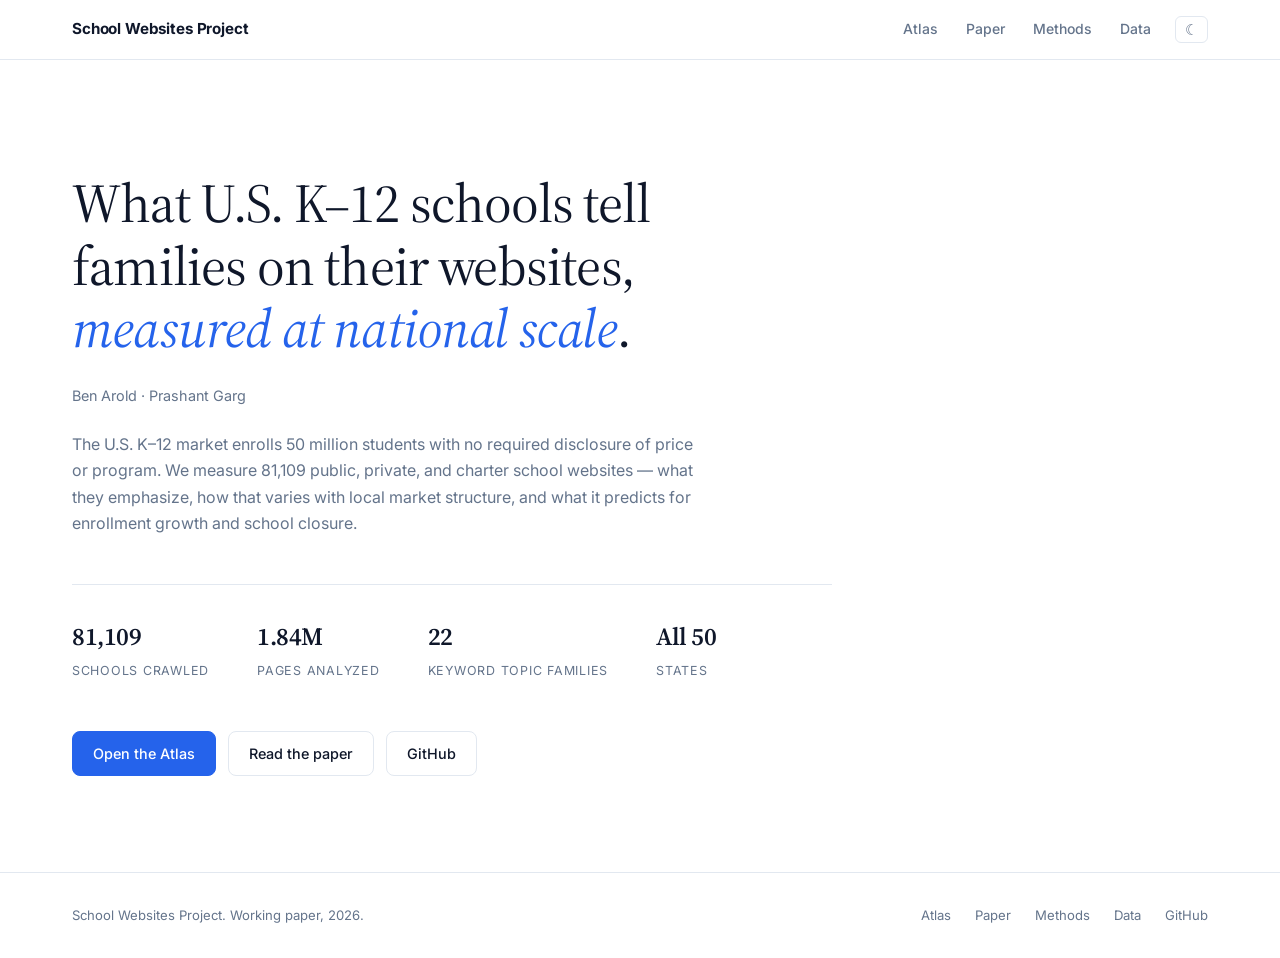
<file: index.html>
<!DOCTYPE html>
<html lang="en" data-theme="light">
<head>
  <meta charset="UTF-8" />
  <meta name="viewport" content="width=device-width, initial-scale=1.0" />
  <title>What Schools Tell Families &mdash; School Websites Project</title>
  <meta name="description" content="A national measurement of U.S. K-12 school-website content. 81,109 schools, 940,000 pages, deterministic keyword and structural features." />
  <link rel="stylesheet" href="css/style.css" />
  <script src="js/main.js" defer></script>
  <style>
    .home-hero { padding: 7rem 0 6rem; max-width: 760px; }
    .home-hero h1 {
      font-family: var(--font-serif);
      font-weight: 400;
      font-size: clamp(2rem, 4.8vw, 3.4rem);
      line-height: 1.15;
      letter-spacing: -0.015em;
      margin-bottom: 1.5rem;
    }
    .home-hero h1 em { font-style: italic; color: var(--primary-light); }
    .home-hero p.lead {
      font-size: 1rem;
      color: var(--text-muted);
      line-height: 1.65;
      max-width: 640px;
    }
    .scale-row {
      display: flex;
      gap: 3rem;
      margin-top: 3rem;
      padding-top: 2rem;
      border-top: 1px solid var(--border);
      flex-wrap: wrap;
    }
    .scale-item .scale-num {
      font-family: var(--font-serif);
      font-size: 1.55rem;
      font-weight: 600;
      letter-spacing: -0.02em;
      display: block;
    }
    .scale-item .scale-label {
      font-size: 0.78rem;
      color: var(--text-muted);
      text-transform: uppercase;
      letter-spacing: 0.06em;
      margin-top: 0.2rem;
    }
    .home-actions {
      margin-top: 3rem;
      display: flex;
      gap: 0.75rem;
      flex-wrap: wrap;
    }
    .home-actions a {
      font-size: 0.9rem;
      font-weight: 500;
      padding: 0.625rem 1.25rem;
      border-radius: var(--radius);
      border: 1px solid var(--border);
      color: var(--text);
      text-decoration: none;
      transition: border-color var(--transition), color var(--transition);
    }
    .home-actions a:hover { border-color: var(--primary-light); color: var(--primary-light); }
    .home-actions a.primary {
      background: var(--primary-light);
      color: #fff;
      border-color: var(--primary-light);
    }
    .home-actions a.primary:hover { background: var(--primary-hover); border-color: var(--primary-hover); }
  </style>
</head>
<body>

<nav>
  <div class="nav-inner">
    <div class="nav-brand">
      <a href="index.html">School Websites Project</a>
    </div>
    <div class="nav-links">
      <a href="atlas.html">Atlas</a>
      <a href="paper.html">Paper</a>
      <a href="methods.html">Methods</a>
      <a href="data.html">Data</a>
      <button id="theme-toggle" title="Toggle theme">&#x263E;</button>
    </div>
  </div>
</nav>

<div class="container">
  <div class="home-hero">
    <h1>What U.S. K&ndash;12 schools tell families on their websites, <em>measured at national scale</em>.</h1>

    <p class="byline" style="font-size: 0.9rem; color: var(--text-muted); margin-bottom: 1.5rem;">
      Ben Arold &middot; Prashant Garg
    </p>

    <p class="lead">
      The U.S. K&ndash;12 market enrolls 50 million students with no required disclosure
      of price or program. We measure 81,109 public, private, and charter
      school websites &mdash; what they emphasize, how that varies with local market
      structure, and what it predicts for enrollment growth and school closure.
    </p>

    <div class="scale-row">
      <div class="scale-item">
        <span class="scale-num">81,109</span>
        <span class="scale-label">Schools crawled</span>
      </div>
      <div class="scale-item">
        <span class="scale-num">1.84M</span>
        <span class="scale-label">Pages analyzed</span>
      </div>
      <div class="scale-item">
        <span class="scale-num">22</span>
        <span class="scale-label">Keyword topic families</span>
      </div>
      <div class="scale-item">
        <span class="scale-num">All 50</span>
        <span class="scale-label">States</span>
      </div>
    </div>

    <div class="home-actions">
      <a href="atlas.html" class="primary">Open the Atlas</a>
      <a href="paper.html">Read the paper</a>
      <a href="https://github.com/prashgarg/school_websites" target="_blank" rel="noopener">GitHub</a>
    </div>
  </div>
</div>

<footer>
  <div class="footer-inner">
    <span class="footer-copy">School Websites Project. Working paper, 2026.</span>
    <div class="footer-links">
      <a href="atlas.html">Atlas</a>
      <a href="paper.html">Paper</a>
      <a href="methods.html">Methods</a>
      <a href="data.html">Data</a>
      <a href="https://github.com/prashgarg/school_websites" target="_blank" rel="noopener">GitHub</a>
    </div>
  </div>
</footer>

</body>
</html>
</file>
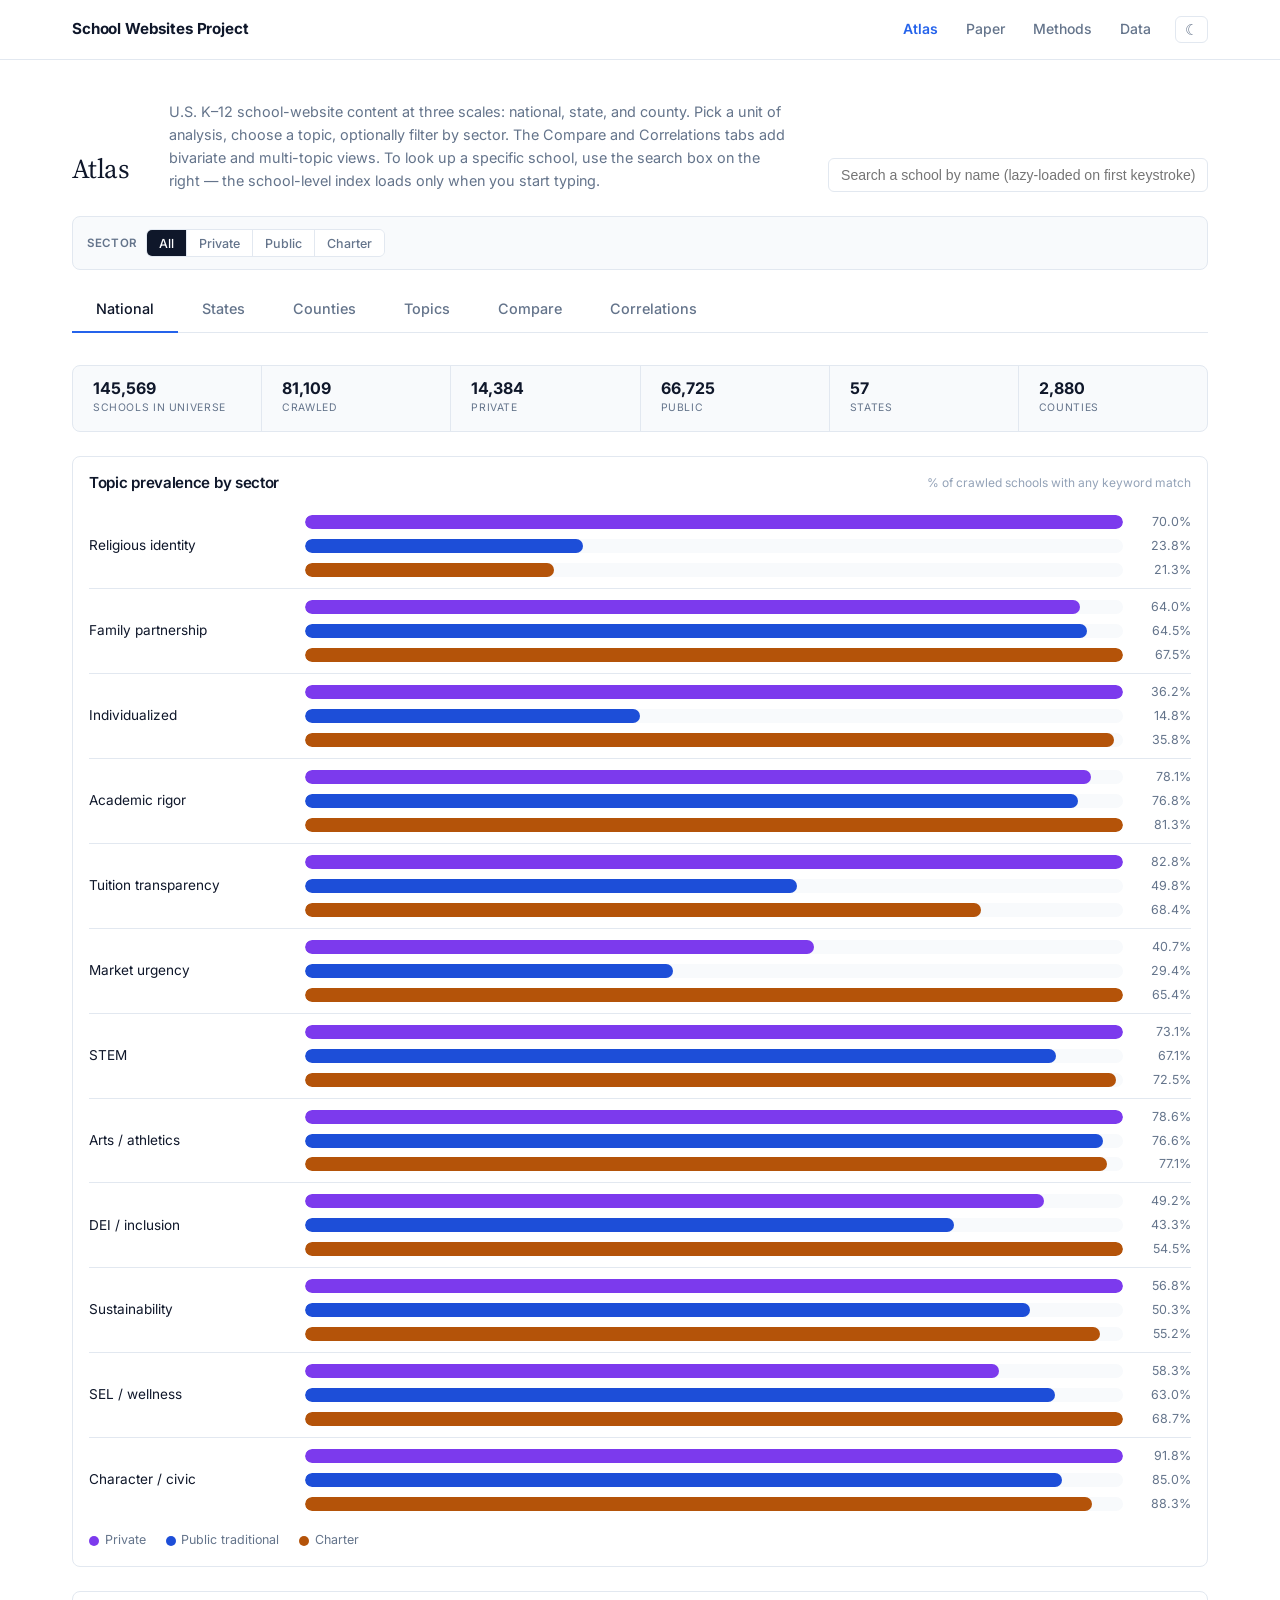
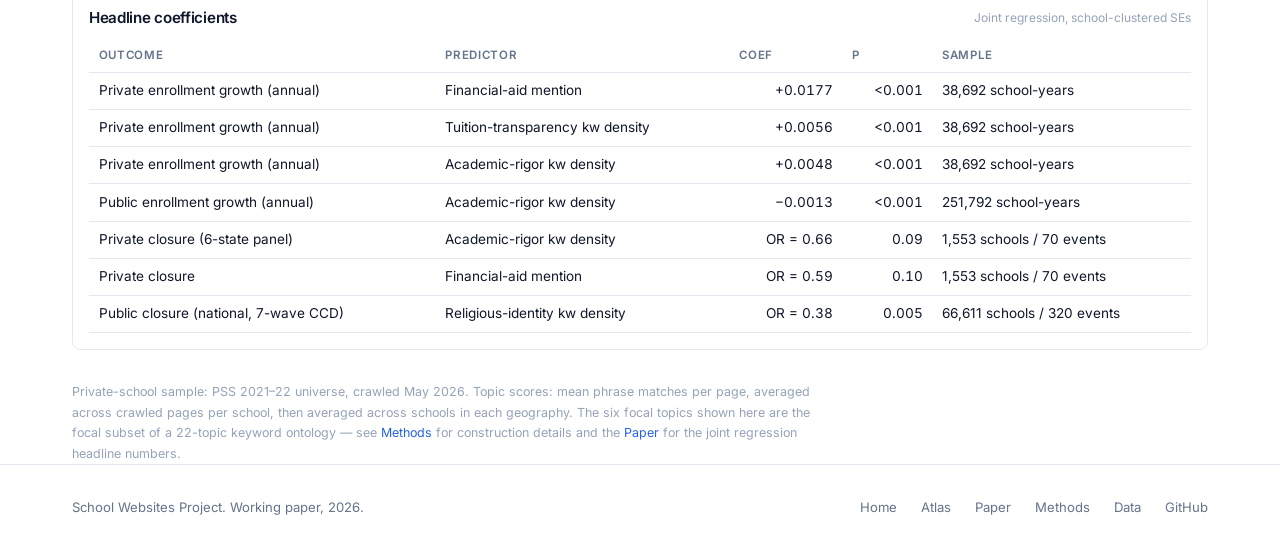
<file: atlas.html>
<!DOCTYPE html>
<html lang="en" data-theme="light">
<head>
  <meta charset="UTF-8" />
  <meta name="viewport" content="width=device-width, initial-scale=1.0" />
  <title>Atlas &mdash; School Websites Project</title>
  <meta name="description" content="Interactive atlas: U.S. K-12 school-website content measured across topics, states, and counties." />
  <link rel="stylesheet" href="css/style.css" />
  <script src="js/main.js" defer></script>
  <script src="https://cdn.plot.ly/plotly-2.35.2.min.js" charset="utf-8"></script>
  <style>
    /* ── Atlas-specific layout ─────────────────────────────── */
    .atlas-header {
      padding: 2.5rem 0 1.5rem;
    }
    .atlas-header h1 {
      font-family: var(--font-serif);
      font-weight: 400;
      font-size: 1.7rem;
      letter-spacing: -0.02em;
      margin-bottom: 0.4rem;
    }
    .atlas-header p {
      color: var(--text-muted);
      font-size: 0.9rem;
      max-width: 620px;
    }
    .atlas-header {
      display: flex;
      justify-content: space-between;
      align-items: flex-end;
      gap: 2rem;
      flex-wrap: wrap;
    }
    .atlas-header > p { flex: 1 1 480px; }
    .atlas-search {
      flex: 0 0 320px;
      max-width: 360px;
    }
    .atlas-search input {
      width: 100%;
      padding: 0.55rem 0.85rem;
      font-size: 0.88rem;
      border: 1px solid var(--border);
      border-radius: 6px;
      background: var(--bg);
      color: var(--text);
    }

    /* Unit-of-analysis tabs */
    .unit-tabs {
      display: flex;
      gap: 0;
      border-bottom: 1px solid var(--border);
      margin-bottom: 2rem;
      flex-wrap: wrap;
    }
    .unit-tab {
      padding: 0.875rem 1.5rem;
      font-size: 0.9rem;
      font-weight: 500;
      color: var(--text-muted);
      cursor: pointer;
      background: none;
      border: none;
      border-bottom: 2px solid transparent;
      margin-bottom: -1px;
      transition: color var(--transition), border-color var(--transition);
    }
    .unit-tab:hover { color: var(--text); }
    .unit-tab.active {
      color: var(--text);
      border-bottom-color: var(--primary-light);
    }

    /* Topic chooser */
    .topic-row {
      display: flex;
      gap: 0.5rem;
      flex-wrap: wrap;
      margin-bottom: 1.5rem;
    }
    .topic-chip {
      padding: 0.4rem 0.875rem;
      font-size: 0.78rem;
      font-weight: 500;
      border-radius: 100px;
      border: 1px solid var(--border);
      background: var(--bg);
      color: var(--text-muted);
      cursor: pointer;
      transition: all var(--transition);
    }
    .topic-chip:hover { border-color: var(--primary-light); color: var(--text); }
    .topic-chip.active {
      background: var(--text);
      color: var(--bg);
      border-color: var(--text);
    }

    /* Panels */
    .unit-panel { display: none; }
    .unit-panel.active { display: block; }

    /* ── National panel ──────────────────────────────────── */
    .nat-grid {
      display: grid;
      grid-template-columns: repeat(auto-fit, minmax(220px, 1fr));
      gap: 1rem;
      margin-bottom: 2rem;
    }
    .nat-card {
      border: 1px solid var(--border);
      border-radius: var(--radius);
      padding: 1.25rem;
      background: var(--bg-card);
    }
    .nat-card .nat-num {
      font-family: var(--font-serif);
      font-size: 1.6rem;
      font-weight: 600;
      letter-spacing: -0.02em;
      line-height: 1;
    }
    .nat-card .nat-label {
      font-size: 0.78rem;
      color: var(--text-muted);
      margin-top: 0.4rem;
      line-height: 1.4;
    }

    /* Sector breakdown bars */
    .sector-bar-row {
      display: grid;
      grid-template-columns: 200px 1fr;
      gap: 1rem;
      align-items: center;
      padding: 0.5rem 0;
      border-bottom: 1px solid var(--border);
    }
    .sector-bar-row:last-child { border-bottom: none; }
    .sector-bar-row .lbl { font-size: 0.85rem; }
    .sector-bar-row .bar-wrap {
      display: flex;
      gap: 0.5rem;
      align-items: center;
    }
    .sector-bar-row .bar {
      flex: 1;
      height: 14px;
      background: var(--bg-secondary);
      border-radius: 100px;
      position: relative;
      overflow: hidden;
    }
    .sector-bar-row .bar-fill {
      position: absolute;
      left: 0; top: 0; bottom: 0;
      background: var(--primary-light);
      border-radius: 100px;
    }
    .sector-bar-row .bar-fill.priv  { background: #7c3aed; }
    .sector-bar-row .bar-fill.pub   { background: #1d4ed8; }
    .sector-bar-row .bar-fill.chart { background: #b45309; }
    .sector-bar-row .val { font-size: 0.78rem; color: var(--text-muted); width: 60px; text-align: right; }

    .legend-row {
      display: flex; gap: 1.25rem; margin-top: 0.5rem;
      font-size: 0.78rem; color: var(--text-muted);
    }
    .legend-dot {
      display: inline-block; width: 10px; height: 10px;
      border-radius: 100px; margin-right: 0.35rem; vertical-align: middle;
    }

    /* ── Map ──────────────────────────────────────────── */
    .map-card {
      border: 1px solid var(--border);
      border-radius: var(--radius);
      padding: 1rem;
      background: var(--bg-card);
    }
    .map-container { width: 100%; height: 440px; }
    .map-meta {
      display: flex; justify-content: space-between; align-items: center;
      margin-bottom: 0.75rem; flex-wrap: wrap; gap: 0.5rem;
    }
    .map-meta h3 { font-size: 0.95rem; font-weight: 600; }
    .map-meta .meta-note { font-size: 0.75rem; color: var(--text-light); }

    /* Ranking table */
    .rank-table { width: 100%; border-collapse: collapse; font-size: 0.85rem; }
    .rank-table th, .rank-table td {
      padding: 0.45rem 0.6rem;
      text-align: left;
      border-bottom: 1px solid var(--border);
    }
    .rank-table th {
      font-size: 0.72rem; text-transform: uppercase; letter-spacing: 0.06em;
      color: var(--text-muted); font-weight: 600;
      position: sticky; top: 0; background: var(--bg);
    }
    .rank-table td.num { text-align: right; font-variant-numeric: tabular-nums; }
    .rank-table tr:hover { background: var(--bg-secondary); }
    .rank-table tr.clickable { cursor: pointer; }

    .grid-two {
      display: grid;
      grid-template-columns: 1.4fr 1fr;
      gap: 1.25rem;
      align-items: start;
    }
    @media (max-width: 800px) { .grid-two { grid-template-columns: 1fr; } }
    .table-wrap { max-height: 440px; overflow-y: auto; border: 1px solid var(--border); border-radius: var(--radius); }

    /* Topics small multiples */
    .topics-grid {
      display: grid;
      grid-template-columns: repeat(auto-fit, minmax(360px, 1fr));
      gap: 1rem;
    }
    .topic-card {
      border: 1px solid var(--border);
      border-radius: var(--radius);
      padding: 1rem;
      background: var(--bg-card);
    }
    .topic-card .tc-title { font-weight: 600; font-size: 0.95rem; margin-bottom: 0.35rem; }
    .topic-card .tc-sub { font-size: 0.78rem; color: var(--text-muted); margin-bottom: 0.75rem; }
    .topic-card .tc-map { height: 220px; }

    /* State profile (click into a state) */
    .state-profile {
      margin-top: 1.25rem;
      border-top: 2px solid var(--primary-light);
      padding-top: 1.25rem;
      display: none;
    }
    .state-profile.open { display: block; }
    .state-profile-header {
      display: flex; justify-content: space-between; align-items: baseline;
      margin-bottom: 0.75rem;
    }
    .state-profile-header h3 { font-size: 1.05rem; font-weight: 600; }
    .state-profile-header button {
      font-size: 0.78rem; color: var(--text-muted);
      background: none; border: 1px solid var(--border);
      padding: 0.3rem 0.7rem; border-radius: 6px; cursor: pointer;
    }
    .state-profile-chart { height: 240px; }

    /* Coverage strip */
    .cov-strip {
      display: flex; gap: 0; flex-wrap: wrap;
      background: var(--bg-secondary);
      border: 1px solid var(--border);
      border-radius: var(--radius);
      margin-bottom: 1.5rem;
      overflow: hidden;
    }
    .cov-item {
      padding: 0.875rem 1.25rem;
      flex: 1;
      min-width: 110px;
      border-right: 1px solid var(--border);
    }
    .cov-item:last-child { border-right: none; }
    .cov-item .cv-num { font-size: 1rem; font-weight: 700; line-height: 1; }
    .cov-item .cv-lab { font-size: 0.65rem; text-transform: uppercase; letter-spacing: 0.06em; color: var(--text-muted); margin-top: 4px; }

    .help-text { font-size: 0.78rem; color: var(--text-light); margin-top: 1rem; max-width: 760px; line-height: 1.65; }

    /* ── Global controls (sector toggle + scale toggle) ──── */
    .global-controls {
      display: flex;
      gap: 1.5rem;
      flex-wrap: wrap;
      align-items: center;
      margin-bottom: 1rem;
      padding: 0.75rem 0.875rem;
      background: var(--bg-secondary);
      border: 1px solid var(--border);
      border-radius: var(--radius);
    }
    .control-group { display: flex; gap: 0.5rem; align-items: center; flex-wrap: wrap; }
    .control-label {
      font-size: 0.72rem;
      text-transform: uppercase;
      letter-spacing: 0.06em;
      color: var(--text-muted);
      font-weight: 600;
    }
    .sector-toggle { display: inline-flex; border: 1px solid var(--border); border-radius: 6px; overflow: hidden; }
    .seg-btn {
      padding: 0.35rem 0.75rem;
      font-size: 0.78rem;
      font-weight: 500;
      background: var(--bg);
      color: var(--text-muted);
      border: none;
      border-right: 1px solid var(--border);
      cursor: pointer;
      transition: background var(--transition), color var(--transition);
    }
    .seg-btn:last-child { border-right: none; }
    .seg-btn:hover { color: var(--text); }
    .seg-btn.active { background: var(--text); color: var(--bg); }
    .sector-note { font-size: 0.72rem; color: var(--text-light); margin-left: 0.5rem; }

    /* ── Schools panel ───────────────────────────────────── */
    .schools-toolbar {
      display: flex;
      gap: 0.75rem;
      align-items: center;
      margin-bottom: 0.75rem;
      flex-wrap: wrap;
    }
    .search-wrap { position: relative; flex: 1; min-width: 240px; max-width: 380px; }
    .search-wrap input {
      width: 100%;
      padding: 0.5rem 0.75rem;
      font-size: 0.88rem;
      border: 1px solid var(--border);
      border-radius: 6px;
      background: var(--bg);
      color: var(--text);
    }
    .search-results {
      position: absolute;
      top: 100%;
      left: 0;
      right: 0;
      background: var(--bg-card);
      border: 1px solid var(--border);
      border-radius: 6px;
      max-height: 260px;
      overflow-y: auto;
      z-index: 50;
      margin-top: 4px;
      display: none;
    }
    .search-results.open { display: block; }
    .search-results .sr-item {
      padding: 0.5rem 0.75rem;
      font-size: 0.85rem;
      cursor: pointer;
      border-bottom: 1px solid var(--border);
    }
    .search-results .sr-item:last-child { border-bottom: none; }
    .search-results .sr-item:hover { background: var(--bg-secondary); }
    .school-profile-card {
      margin-top: 1.25rem;
      padding: 1rem 1.25rem;
      border: 1px solid var(--primary-light);
      border-radius: var(--radius);
      background: var(--bg-card);
      display: none;
    }
    .school-profile-card.open { display: block; }
    .spc-head { display: flex; justify-content: space-between; align-items: baseline; flex-wrap: wrap; gap: 0.5rem; margin-bottom: 0.75rem; }
    .spc-head h4 { font-size: 1rem; font-weight: 600; }
    .spc-meta { font-size: 0.78rem; color: var(--text-muted); }
    .spc-close { font-size: 0.75rem; color: var(--text-muted); background: none; border: 1px solid var(--border); padding: 0.25rem 0.6rem; border-radius: 6px; cursor: pointer; }
    .spc-chart { height: 220px; }

    /* ── Compare panel (bivariate) ───────────────────────── */
    .bivariate-row { display: flex; gap: 1rem; flex-wrap: wrap; margin-bottom: 1rem; align-items: center; }
    .bivariate-row .group {
      display: flex; gap: 0.4rem; align-items: center;
      padding: 0.4rem 0.75rem;
      border: 1px solid var(--border);
      border-radius: 6px;
      background: var(--bg-card);
    }
    .bivariate-row select {
      border: none;
      background: transparent;
      color: var(--text);
      font-size: 0.85rem;
      padding: 0.15rem 0.3rem;
    }
    .bivariate-row .group label { font-size: 0.72rem; color: var(--text-muted); text-transform: uppercase; letter-spacing: 0.06em; }
    .bivariate-legend {
      display: grid;
      grid-template-columns: repeat(3, 18px);
      grid-template-rows: repeat(3, 18px);
      gap: 1px;
      width: max-content;
      margin-top: 0.5rem;
    }
    .bivariate-legend > div { border-radius: 2px; }
    .bivariate-legend-wrap { display: flex; gap: 1rem; align-items: center; font-size: 0.78rem; color: var(--text-muted); margin-bottom: 0.5rem; }

    /* ── Correlations panel ──────────────────────────────── */
    #corr-heatmap { height: 540px; }
  </style>
</head>
<body>

<nav>
  <div class="nav-inner">
    <div class="nav-brand">
      <a href="index.html">School Websites Project</a>
    </div>
    <div class="nav-links">
      <a href="atlas.html" class="active">Atlas</a>
      <a href="paper.html">Paper</a>
      <a href="methods.html">Methods</a>
      <a href="data.html">Data</a>
      <button id="theme-toggle" title="Toggle theme">&#x263E;</button>
    </div>
  </div>
</nav>

<div class="container">

  <div class="atlas-header">
    <h1>Atlas</h1>
    <p>U.S.&nbsp;K&ndash;12 school-website content at three scales: national,
    state, and county. Pick a unit of analysis, choose a topic, optionally
    filter by sector. The Compare and Correlations tabs add bivariate and
    multi-topic views. To look up a specific school, use the search box on
    the right &mdash; the school-level index loads only when you start typing.</p>

    <div class="search-wrap atlas-search">
      <input type="text" id="school-search" placeholder="Search a school by name (lazy-loaded on first keystroke)..." autocomplete="off" />
      <div class="search-results" id="school-search-results"></div>
    </div>
  </div>

  <!-- Global controls: sector toggle + topic chooser -->
  <div class="global-controls">
    <div class="control-group">
      <span class="control-label">Sector</span>
      <div class="sector-toggle" id="sector-toggle">
        <button class="seg-btn active" data-sector="all">All</button>
        <button class="seg-btn" data-sector="private">Private</button>
        <button class="seg-btn" data-sector="public">Public</button>
        <button class="seg-btn" data-sector="charter">Charter</button>
      </div>
      <span class="sector-note" id="sector-note"></span>
    </div>
    <div class="control-group" id="scale-group">
      <span class="control-label">Color scale</span>
      <div class="sector-toggle">
        <button class="seg-btn active" data-scale="continuous">Continuous</button>
        <button class="seg-btn" data-scale="quintile">Quintile</button>
      </div>
    </div>
  </div>

  <!-- Topic chooser (single-select; Compare panel uses its own dual selector) -->
  <div class="topic-row" id="topic-row">
    <!-- populated by atlas.js -->
  </div>

  <!-- Unit-of-analysis tabs -->
  <div class="unit-tabs" id="unit-tabs">
    <button class="unit-tab active" data-unit="national">National</button>
    <button class="unit-tab" data-unit="states">States</button>
    <button class="unit-tab" data-unit="counties">Counties</button>
    <button class="unit-tab" data-unit="topics">Topics</button>
    <button class="unit-tab" data-unit="compare">Compare</button>
    <button class="unit-tab" data-unit="correlations">Correlations</button>
  </div>

  <!-- Floating school profile card (populated by search) -->
  <div class="school-profile-card" id="school-profile-card">
    <div class="spc-head">
      <div>
        <h4 id="spc-name">&mdash;</h4>
        <div class="spc-meta" id="spc-meta">&mdash;</div>
      </div>
      <button class="spc-close" id="spc-close">Close</button>
    </div>
    <div class="spc-chart" id="spc-chart" style="height: 240px;"></div>
  </div>

  <!-- ── National panel ──────────────────────────────── -->
  <div class="unit-panel active" id="panel-national">
    <div class="cov-strip">
      <div class="cov-item"><div class="cv-num" id="cv-total">&mdash;</div><div class="cv-lab">Schools in universe</div></div>
      <div class="cov-item"><div class="cv-num" id="cv-crawled">&mdash;</div><div class="cv-lab">Crawled</div></div>
      <div class="cov-item"><div class="cv-num" id="cv-private">&mdash;</div><div class="cv-lab">Private</div></div>
      <div class="cov-item"><div class="cv-num" id="cv-public">&mdash;</div><div class="cv-lab">Public</div></div>
      <div class="cov-item"><div class="cv-num" id="cv-states">&mdash;</div><div class="cv-lab">States</div></div>
      <div class="cov-item"><div class="cv-num" id="cv-counties">&mdash;</div><div class="cv-lab">Counties</div></div>
    </div>

    <div class="map-card" style="margin-bottom: 1.5rem;">
      <div class="map-meta">
        <h3 id="nat-bd-title">Topic prevalence by sector</h3>
        <span class="meta-note">% of crawled schools with any keyword match</span>
      </div>
      <div id="nat-sector-bars"></div>
      <div class="legend-row">
        <span><span class="legend-dot" style="background:#7c3aed"></span>Private</span>
        <span><span class="legend-dot" style="background:#1d4ed8"></span>Public traditional</span>
        <span><span class="legend-dot" style="background:#b45309"></span>Charter</span>
      </div>
    </div>

    <div class="map-card">
      <div class="map-meta">
        <h3>Headline coefficients</h3>
        <span class="meta-note">Joint regression, school-clustered SEs</span>
      </div>
      <table class="rank-table">
        <thead>
          <tr>
            <th>Outcome</th>
            <th>Predictor</th>
            <th class="num">Coef</th>
            <th class="num">p</th>
            <th>Sample</th>
          </tr>
        </thead>
        <tbody>
          <tr><td>Private enrollment growth (annual)</td><td>Financial-aid mention</td><td class="num">+0.0177</td><td class="num">&lt;0.001</td><td>38,692 school-years</td></tr>
          <tr><td>Private enrollment growth (annual)</td><td>Tuition-transparency kw density</td><td class="num">+0.0056</td><td class="num">&lt;0.001</td><td>38,692 school-years</td></tr>
          <tr><td>Private enrollment growth (annual)</td><td>Academic-rigor kw density</td><td class="num">+0.0048</td><td class="num">&lt;0.001</td><td>38,692 school-years</td></tr>
          <tr><td>Public enrollment growth (annual)</td><td>Academic-rigor kw density</td><td class="num">&minus;0.0013</td><td class="num">&lt;0.001</td><td>251,792 school-years</td></tr>
          <tr><td>Private closure (6-state panel)</td><td>Academic-rigor kw density</td><td class="num">OR&nbsp;=&nbsp;0.66</td><td class="num">0.09</td><td>1,553 schools / 70 events</td></tr>
          <tr><td>Private closure</td><td>Financial-aid mention</td><td class="num">OR&nbsp;=&nbsp;0.59</td><td class="num">0.10</td><td>1,553 schools / 70 events</td></tr>
          <tr><td>Public closure (national, 7-wave CCD)</td><td>Religious-identity kw density</td><td class="num">OR&nbsp;=&nbsp;0.38</td><td class="num">0.005</td><td>66,611 schools / 320 events</td></tr>
        </tbody>
      </table>
    </div>
  </div>

  <!-- ── States panel ───────────────────────────────── -->
  <div class="unit-panel" id="panel-states">
    <div class="map-card" style="margin-bottom: 1.5rem;">
      <div class="map-meta">
        <h3 id="state-map-title">Loading&hellip;</h3>
        <span class="meta-note">Hover state for value &middot; click for full profile</span>
      </div>
      <div id="state-map" class="map-container"></div>
    </div>

    <div class="grid-two">
      <div class="map-card">
        <div class="map-meta">
          <h3>State ranking</h3>
          <span class="meta-note">Click row to profile</span>
        </div>
        <div class="table-wrap">
          <table class="rank-table" id="state-table">
            <thead><tr><th>#</th><th>State</th><th class="num">Score</th><th class="num">N priv</th></tr></thead>
            <tbody id="state-tbody"></tbody>
          </table>
        </div>
      </div>
      <div class="map-card">
        <div class="map-meta">
          <h3>Top &amp; bottom 10</h3>
          <span class="meta-note">For the selected topic</span>
        </div>
        <div id="state-bars" style="height: 440px;"></div>
      </div>
    </div>

    <div class="state-profile" id="state-profile">
      <div class="state-profile-header">
        <h3 id="state-profile-name">&mdash;</h3>
        <button id="state-profile-close-btn">Close</button>
      </div>
      <div class="state-profile-chart" id="state-profile-chart"></div>
    </div>
  </div>

  <!-- ── Counties panel ─────────────────────────────── -->
  <div class="unit-panel" id="panel-counties">
    <div class="map-card">
      <div class="map-meta">
        <h3 id="county-map-title">Loading&hellip;</h3>
        <span class="meta-note">Counties with &ge;3 crawled private schools, top 500 by sample size</span>
      </div>
      <div id="county-map" class="map-container"></div>
    </div>
    <p class="help-text">
      The county-level layer covers the 500 highest-coverage counties in the
      PSS private-school sample. Counties with fewer than three crawled private
      schools are omitted to keep the map readable at the county level.
      State-level maps in the States tab cover all 50 states plus DC.
    </p>
  </div>

  <!-- ── Compare panel (bivariate map) ──────────────── -->
  <div class="unit-panel" id="panel-compare">
    <div class="bivariate-row">
      <div class="group">
        <label>X</label>
        <select id="bv-x"></select>
      </div>
      <div class="group">
        <label>Y</label>
        <select id="bv-y"></select>
      </div>
      <div class="bivariate-legend-wrap">
        <span>low&minus;low</span>
        <div class="bivariate-legend" id="bv-legend"></div>
        <span>high&minus;high</span>
      </div>
    </div>
    <div class="map-card">
      <div class="map-meta">
        <h3 id="bv-map-title">Two-topic state comparison</h3>
        <span class="meta-note">Each state colored by joint tertile of X and Y</span>
      </div>
      <div id="bv-map" class="map-container" style="height: 520px;"></div>
    </div>
    <p class="help-text">
      Bivariate state map: each state is binned into low/mid/high tertiles on
      the two selected topics. The 3&times;3 color palette reveals where the
      two topics co-occur (purple = both high) vs.\ where they diverge
      (red/blue corners). State-level aggregates from the private-school sample.
    </p>
  </div>

  <!-- ── Correlations panel (topic-topic heatmap) ─────── -->
  <div class="unit-panel" id="panel-correlations">
    <div class="map-card">
      <div class="map-meta">
        <h3>Topic correlation matrix</h3>
        <span class="meta-note">Pearson correlation across crawled schools (log-scaled scores)</span>
      </div>
      <div id="corr-heatmap"></div>
    </div>
    <p class="help-text">
      Across-school correlations of the six focal topic intensities. Positive
      values (red) mean the two topics tend to co-occur on the same school's
      website; negative values (blue) mean they trade off. The diagonal is 1 by
      construction. Sector filter applies.
    </p>
  </div>

  <!-- ── Topics panel ───────────────────────────────── -->
  <div class="unit-panel" id="panel-topics">
    <p class="help-text" style="margin-bottom: 1.25rem;">
      Six focal topics, one panel each. Maps share the same color scale within
      each topic but are not comparable across topics &mdash; scores are mean
      phrase-matches per page and differ in baseline level by topic.
    </p>
    <div class="topics-grid" id="topics-grid">
      <!-- populated by atlas.js -->
    </div>
  </div>

  <p class="help-text" style="margin-top: 2rem;">
    Private-school sample: PSS 2021&ndash;22 universe, crawled May 2026.
    Topic scores: mean phrase matches per page, averaged across crawled pages per school,
    then averaged across schools in each geography. The six focal topics shown here are
    the focal subset of a 22-topic keyword ontology &mdash; see
    <a href="methods.html">Methods</a> for construction details and the
    <a href="paper.html">Paper</a> for the joint regression headline numbers.
  </p>
</div>

<footer>
  <div class="footer-inner">
    <span class="footer-copy">School Websites Project. Working paper, 2026.</span>
    <div class="footer-links">
      <a href="index.html">Home</a>
      <a href="atlas.html">Atlas</a>
      <a href="paper.html">Paper</a>
      <a href="methods.html">Methods</a>
      <a href="data.html">Data</a>
      <a href="https://github.com/prashgarg/school_websites" target="_blank" rel="noopener">GitHub</a>
    </div>
  </div>
</footer>

<script src="js/atlas.js"></script>
</body>
</html>
</file>
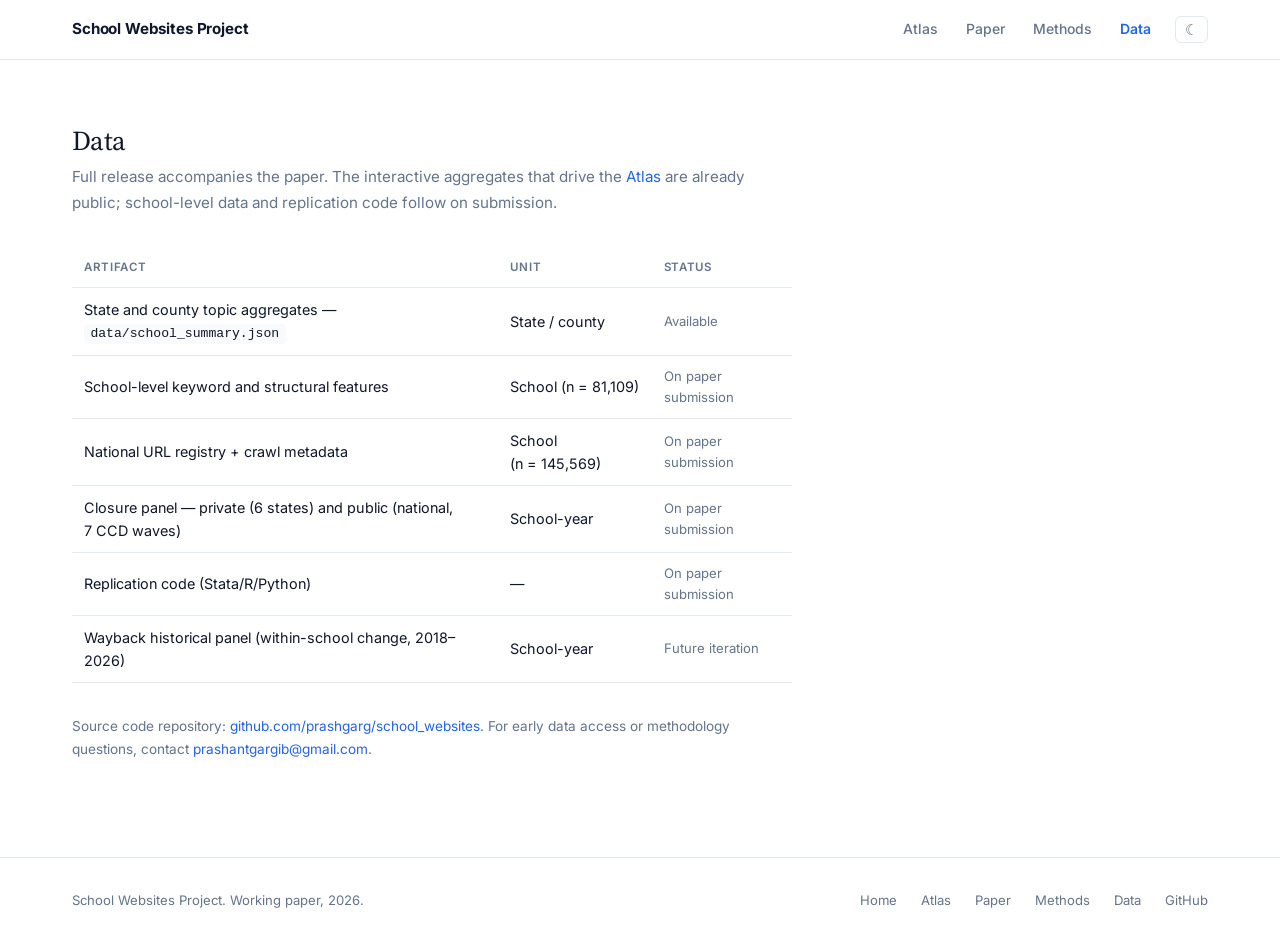
<file: data.html>
<!DOCTYPE html>
<html lang="en" data-theme="light">
<head>
  <meta charset="UTF-8" />
  <meta name="viewport" content="width=device-width, initial-scale=1.0" />
  <title>Data &mdash; School Websites Project</title>
  <meta name="description" content="Data release plan for the School Websites Project: school-level features, aggregates, and replication code." />
  <link rel="stylesheet" href="css/style.css" />
  <script src="js/main.js" defer></script>
  <style>
    .page-wrap { max-width: 720px; padding: 4rem 0 6rem; }
    .page-wrap h1 {
      font-family: var(--font-serif);
      font-weight: 400;
      font-size: 1.7rem;
      letter-spacing: -0.02em;
      margin-bottom: 0.4rem;
    }
    .page-wrap p.intro { color: var(--text-muted); font-size: 0.95rem; line-height: 1.7; margin-bottom: 2rem; }
    .release-table { width: 100%; border-collapse: collapse; margin-bottom: 2rem; }
    .release-table th, .release-table td {
      padding: 0.625rem 0.75rem;
      text-align: left;
      border-bottom: 1px solid var(--border);
      font-size: 0.9rem;
    }
    .release-table th {
      font-size: 0.72rem; text-transform: uppercase; letter-spacing: 0.06em;
      color: var(--text-muted); font-weight: 600;
    }
    .release-table td.status { color: var(--text-muted); font-size: 0.82rem; }
    code.fname {
      font-family: ui-monospace, SFMono-Regular, Menlo, monospace;
      font-size: 0.82rem;
      background: var(--bg-secondary);
      padding: 0.15rem 0.4rem;
      border-radius: 4px;
    }
  </style>
</head>
<body>

<nav>
  <div class="nav-inner">
    <div class="nav-brand">
      <a href="index.html">School Websites Project</a>
    </div>
    <div class="nav-links">
      <a href="atlas.html">Atlas</a>
      <a href="paper.html">Paper</a>
      <a href="methods.html">Methods</a>
      <a href="data.html" class="active">Data</a>
      <button id="theme-toggle" title="Toggle theme">&#x263E;</button>
    </div>
  </div>
</nav>

<div class="container">
  <div class="page-wrap">
    <h1>Data</h1>
    <p class="intro">
      Full release accompanies the paper. The interactive aggregates that
      drive the <a href="atlas.html">Atlas</a> are already public; school-level
      data and replication code follow on submission.
    </p>

    <table class="release-table">
      <thead>
        <tr><th>Artifact</th><th>Unit</th><th>Status</th></tr>
      </thead>
      <tbody>
        <tr>
          <td>State and county topic aggregates &mdash; <code class="fname">data/school_summary.json</code></td>
          <td>State / county</td>
          <td class="status">Available</td>
        </tr>
        <tr>
          <td>School-level keyword and structural features</td>
          <td>School (n&nbsp;=&nbsp;81,109)</td>
          <td class="status">On paper submission</td>
        </tr>
        <tr>
          <td>National URL registry + crawl metadata</td>
          <td>School (n&nbsp;=&nbsp;145,569)</td>
          <td class="status">On paper submission</td>
        </tr>
        <tr>
          <td>Closure panel &mdash; private (6&nbsp;states) and public (national, 7&nbsp;CCD waves)</td>
          <td>School-year</td>
          <td class="status">On paper submission</td>
        </tr>
        <tr>
          <td>Replication code (Stata/R/Python)</td>
          <td>&mdash;</td>
          <td class="status">On paper submission</td>
        </tr>
        <tr>
          <td>Wayback historical panel (within-school change, 2018&ndash;2026)</td>
          <td>School-year</td>
          <td class="status">Future iteration</td>
        </tr>
      </tbody>
    </table>

    <p style="font-size: 0.85rem; color: var(--text-muted); line-height: 1.7;">
      Source code repository:
      <a href="https://github.com/prashgarg/school_websites" target="_blank" rel="noopener">github.com/prashgarg/school_websites</a>.
      For early data access or methodology questions, contact
      <a href="mailto:prashantgargib@gmail.com">prashantgargib@gmail.com</a>.
    </p>
  </div>
</div>

<footer>
  <div class="footer-inner">
    <span class="footer-copy">School Websites Project. Working paper, 2026.</span>
    <div class="footer-links">
      <a href="index.html">Home</a>
      <a href="atlas.html">Atlas</a>
      <a href="paper.html">Paper</a>
      <a href="methods.html">Methods</a>
      <a href="data.html">Data</a>
      <a href="https://github.com/prashgarg/school_websites" target="_blank" rel="noopener">GitHub</a>
    </div>
  </div>
</footer>

</body>
</html>
</file>
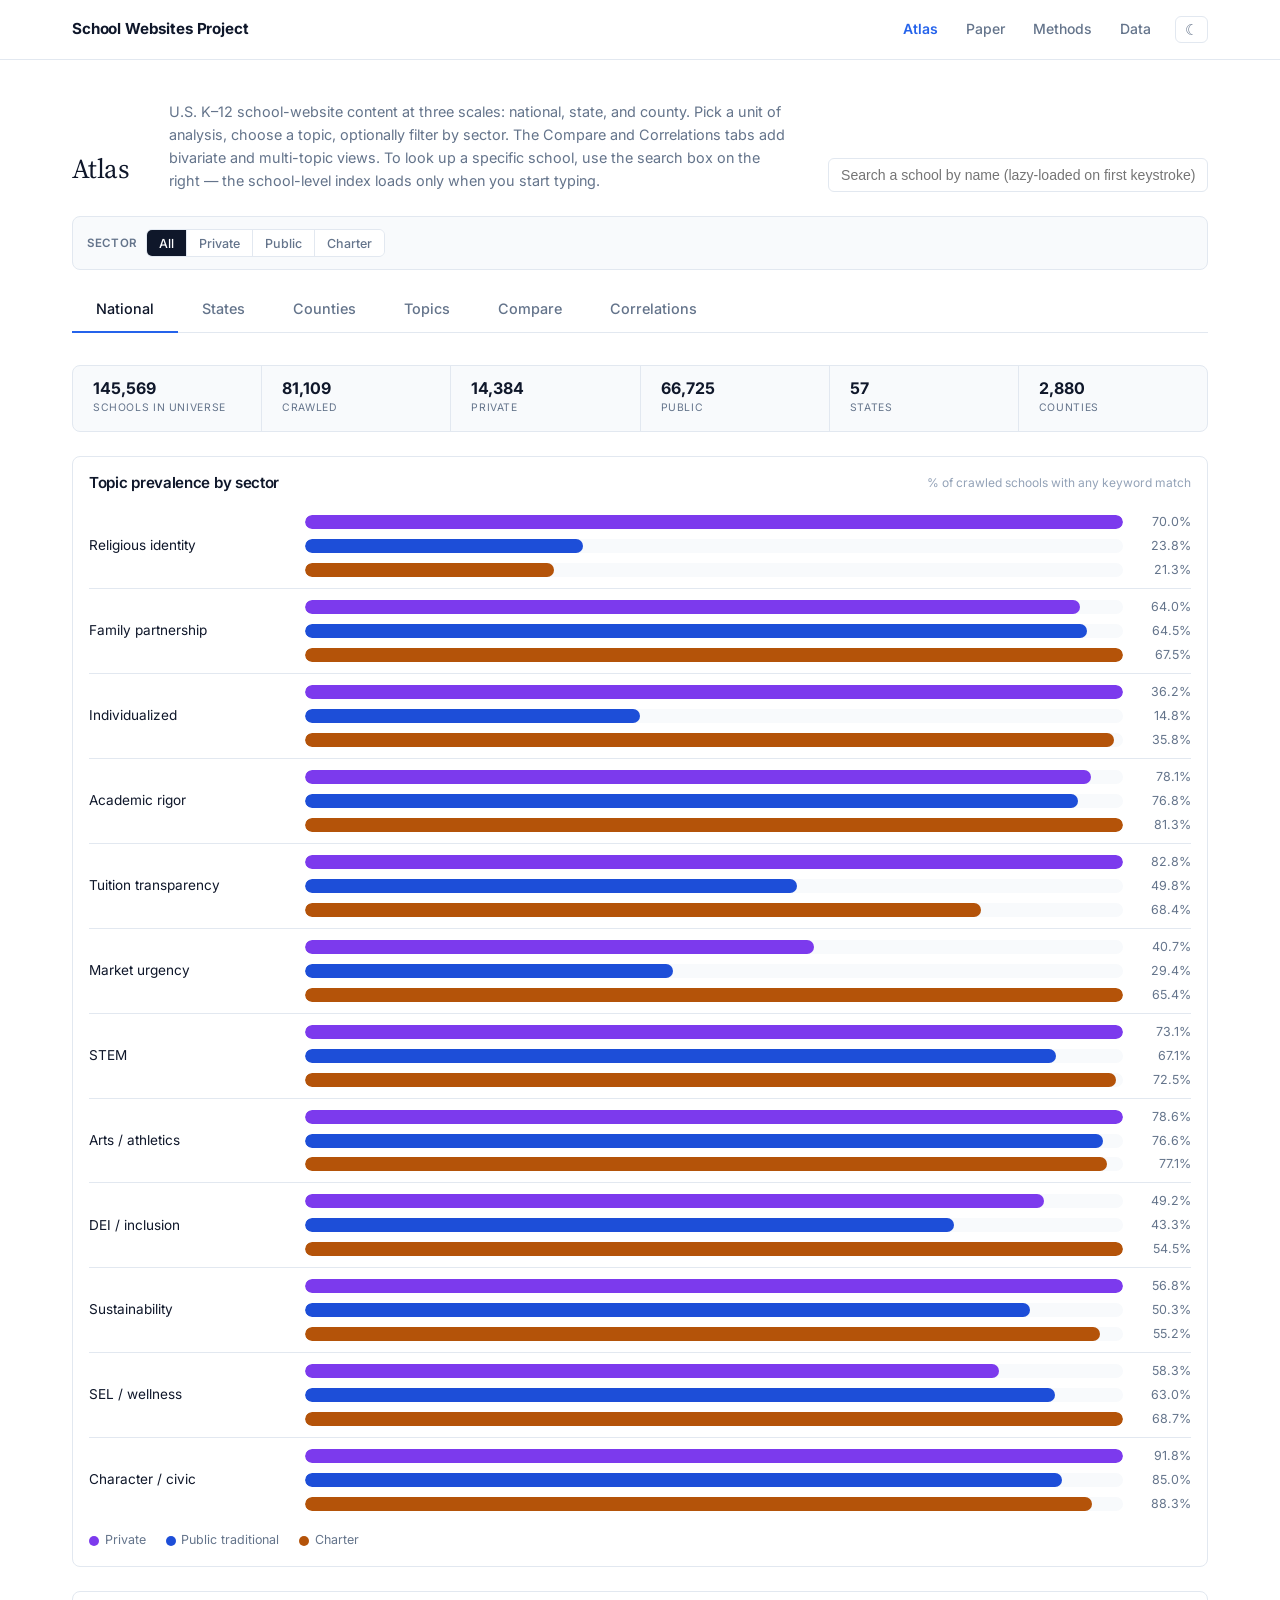
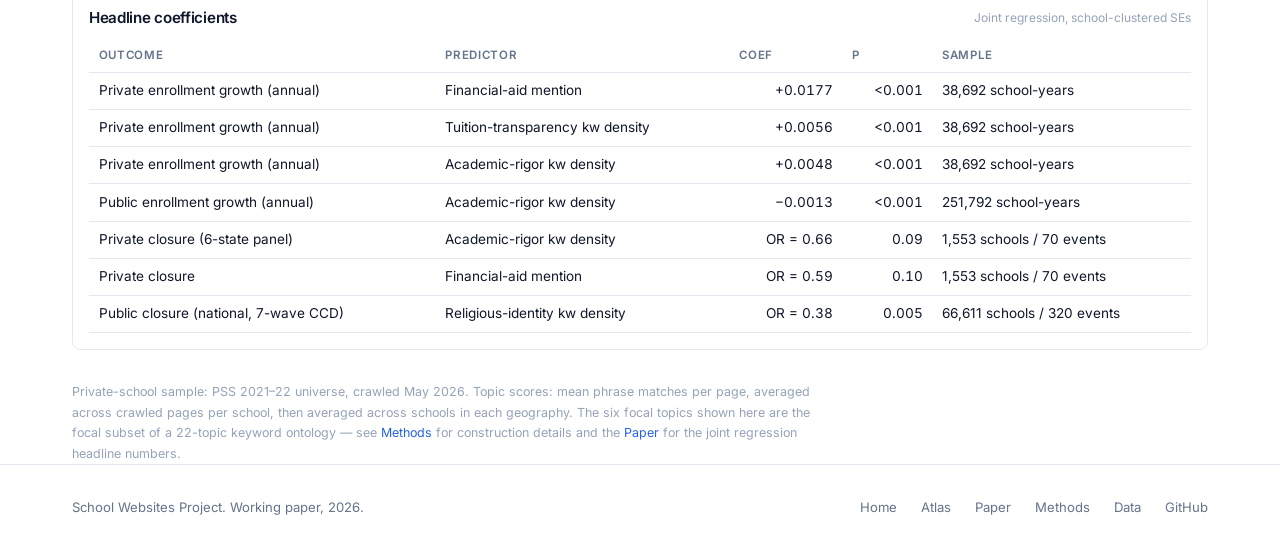
<file: explorer.html>
<!DOCTYPE html>
<html lang="en">
<head>
  <meta charset="UTF-8" />
  <meta http-equiv="refresh" content="0; url=atlas.html" />
  <link rel="canonical" href="atlas.html" />
  <title>Explorer &mdash; School Websites Project</title>
</head>
<body>
  <p>This page has moved to <a href="atlas.html">atlas.html</a>.</p>
  <script>window.location.replace("atlas.html");</script>
</body>
</html>
</file>
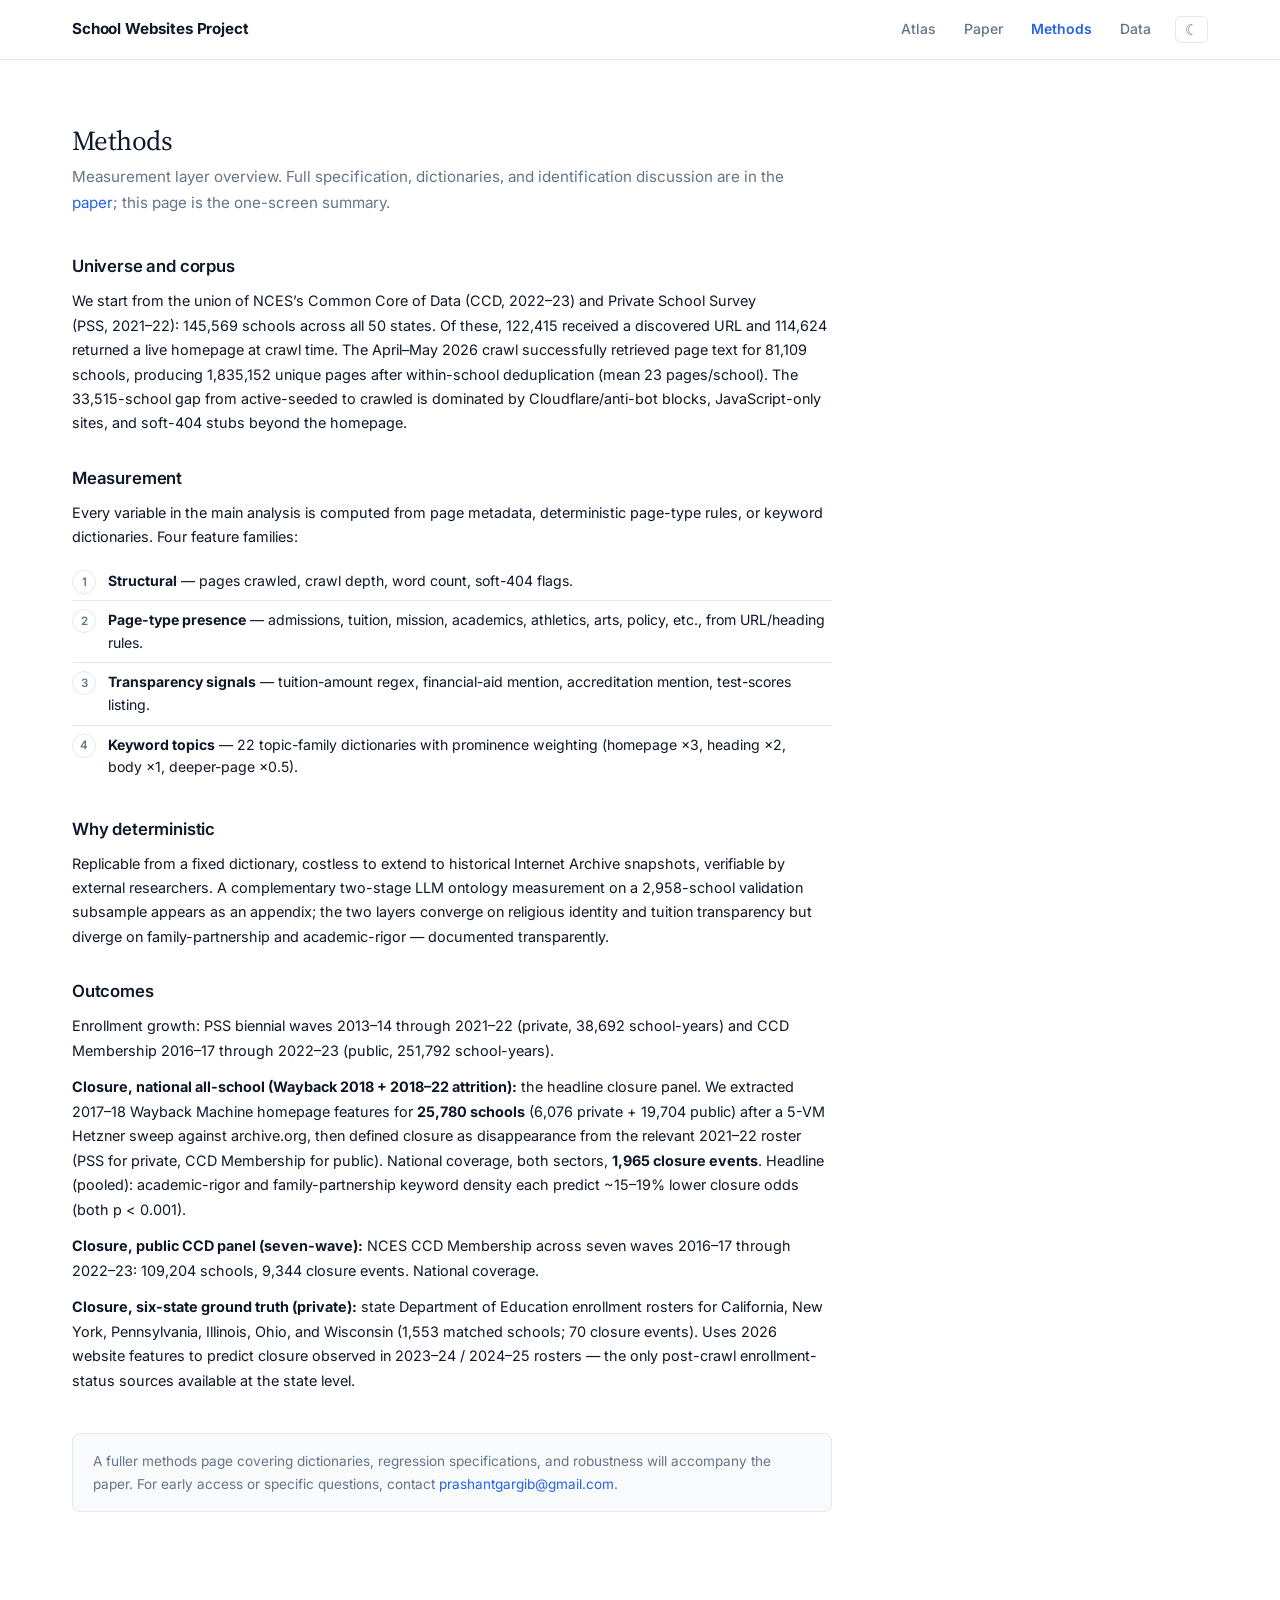
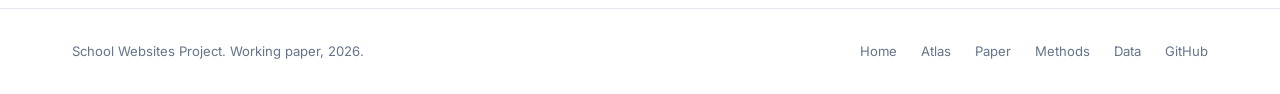
<file: methods.html>
<!DOCTYPE html>
<html lang="en" data-theme="light">
<head>
  <meta charset="UTF-8" />
  <meta name="viewport" content="width=device-width, initial-scale=1.0" />
  <title>Methods &mdash; School Websites Project</title>
  <meta name="description" content="Measurement layer: deterministic keyword and structural features extracted from the national school-website corpus." />
  <link rel="stylesheet" href="css/style.css" />
  <script src="js/main.js" defer></script>
  <style>
    .page-wrap { max-width: 760px; padding: 4rem 0 6rem; }
    .page-wrap h1 {
      font-family: var(--font-serif);
      font-weight: 400;
      font-size: 1.7rem;
      letter-spacing: -0.02em;
      margin-bottom: 0.4rem;
    }
    .page-wrap p.intro {
      color: var(--text-muted);
      font-size: 0.95rem;
      line-height: 1.7;
      margin-bottom: 2.5rem;
    }
    .page-wrap h2 {
      font-size: 1.05rem;
      font-weight: 600;
      margin: 2rem 0 0.75rem;
      letter-spacing: -0.01em;
    }
    .page-wrap p {
      font-size: 0.9rem;
      line-height: 1.7;
      color: var(--text);
      margin-bottom: 0.75rem;
    }
    .pipe-list {
      list-style: none;
      padding: 0;
      margin: 0;
      counter-reset: step;
    }
    .pipe-list li {
      counter-increment: step;
      padding: 0.5rem 0 0.5rem 2.25rem;
      position: relative;
      font-size: 0.88rem;
      line-height: 1.6;
      color: var(--text);
      border-bottom: 1px solid var(--border);
    }
    .pipe-list li:last-child { border-bottom: none; }
    .pipe-list li::before {
      content: counter(step);
      position: absolute;
      left: 0;
      top: 0.5rem;
      width: 1.5rem;
      height: 1.5rem;
      border: 1px solid var(--border);
      border-radius: 100px;
      font-size: 0.72rem;
      font-weight: 600;
      color: var(--text-muted);
      display: flex;
      align-items: center;
      justify-content: center;
    }
    .full-methods-note {
      margin-top: 2.5rem;
      padding: 1rem 1.25rem;
      border: 1px solid var(--border);
      border-radius: var(--radius);
      background: var(--bg-secondary);
      font-size: 0.85rem;
      color: var(--text-muted);
      line-height: 1.65;
    }
  </style>
</head>
<body>

<nav>
  <div class="nav-inner">
    <div class="nav-brand">
      <a href="index.html">School Websites Project</a>
    </div>
    <div class="nav-links">
      <a href="atlas.html">Atlas</a>
      <a href="paper.html">Paper</a>
      <a href="methods.html" class="active">Methods</a>
      <a href="data.html">Data</a>
      <button id="theme-toggle" title="Toggle theme">&#x263E;</button>
    </div>
  </div>
</nav>

<div class="container">
  <div class="page-wrap">
    <h1>Methods</h1>
    <p class="intro">
      Measurement layer overview. Full specification, dictionaries, and
      identification discussion are in the <a href="paper.html">paper</a>;
      this page is the one-screen summary.
    </p>

    <h2>Universe and corpus</h2>
    <p>
      We start from the union of NCES&rsquo;s Common Core of Data
      (CCD,&nbsp;2022&ndash;23) and Private School Survey
      (PSS,&nbsp;2021&ndash;22): 145,569 schools across all 50 states.
      Of these, 122,415 received a discovered URL and 114,624 returned a
      live homepage at crawl time. The April&ndash;May 2026 crawl
      successfully retrieved page text for 81,109 schools, producing
      1,835,152 unique pages after within-school deduplication (mean 23
      pages/school). The 33,515-school gap from active-seeded to crawled
      is dominated by Cloudflare/anti-bot blocks, JavaScript-only sites,
      and soft-404 stubs beyond the homepage.
    </p>

    <h2>Measurement</h2>
    <p>
      Every variable in the main analysis is computed from page metadata,
      deterministic page-type rules, or keyword dictionaries. Four feature
      families:
    </p>
    <ol class="pipe-list">
      <li><strong>Structural</strong> &mdash; pages crawled, crawl depth, word count, soft-404 flags.</li>
      <li><strong>Page-type presence</strong> &mdash; admissions, tuition, mission, academics, athletics, arts, policy, etc., from URL/heading rules.</li>
      <li><strong>Transparency signals</strong> &mdash; tuition-amount regex, financial-aid mention, accreditation mention, test-scores listing.</li>
      <li><strong>Keyword topics</strong> &mdash; 22 topic-family dictionaries with prominence weighting (homepage&nbsp;&times;3, heading&nbsp;&times;2, body&nbsp;&times;1, deeper-page&nbsp;&times;0.5).</li>
    </ol>

    <h2>Why deterministic</h2>
    <p>
      Replicable from a fixed dictionary, costless to extend to historical
      Internet Archive snapshots, verifiable by external researchers. A
      complementary two-stage LLM ontology measurement on a 2,958-school
      validation subsample appears as an appendix; the two layers converge on
      religious identity and tuition transparency but diverge on
      family-partnership and academic-rigor &mdash; documented transparently.
    </p>

    <h2>Outcomes</h2>
    <p>
      Enrollment growth: PSS biennial waves 2013&ndash;14 through 2021&ndash;22
      (private, 38,692 school-years) and CCD Membership 2016&ndash;17 through
      2022&ndash;23 (public, 251,792 school-years).
    </p>
    <p>
      <strong>Closure, national all-school (Wayback 2018 + 2018&ndash;22 attrition):</strong>
      the headline closure panel. We extracted 2017&ndash;18 Wayback
      Machine homepage features for <strong>25,780 schools</strong>
      (6,076 private + 19,704 public) after a 5-VM Hetzner sweep against
      archive.org, then defined closure as disappearance from the
      relevant 2021&ndash;22 roster (PSS for private, CCD Membership for
      public). National coverage, both sectors, <strong>1,965 closure
      events</strong>. Headline (pooled): academic-rigor and
      family-partnership keyword density each predict ~15&ndash;19% lower
      closure odds (both p&nbsp;&lt;&nbsp;0.001).
    </p>
    <p>
      <strong>Closure, public CCD panel (seven-wave):</strong> NCES CCD
      Membership across seven waves 2016&ndash;17 through 2022&ndash;23:
      109,204 schools, 9,344 closure events. National coverage.
    </p>
    <p>
      <strong>Closure, six-state ground truth (private):</strong> state
      Department of Education enrollment rosters for California, New
      York, Pennsylvania, Illinois, Ohio, and Wisconsin (1,553 matched
      schools; 70 closure events). Uses 2026 website features to predict
      closure observed in 2023&ndash;24 / 2024&ndash;25 rosters &mdash;
      the only post-crawl enrollment-status sources available at the
      state level.
    </p>

    <div class="full-methods-note">
      A fuller methods page covering dictionaries, regression specifications,
      and robustness will accompany the paper. For early access or specific
      questions, contact
      <a href="mailto:prashantgargib@gmail.com">prashantgargib@gmail.com</a>.
    </div>
  </div>
</div>

<footer>
  <div class="footer-inner">
    <span class="footer-copy">School Websites Project. Working paper, 2026.</span>
    <div class="footer-links">
      <a href="index.html">Home</a>
      <a href="atlas.html">Atlas</a>
      <a href="paper.html">Paper</a>
      <a href="methods.html">Methods</a>
      <a href="data.html">Data</a>
      <a href="https://github.com/prashgarg/school_websites" target="_blank" rel="noopener">GitHub</a>
    </div>
  </div>
</footer>

</body>
</html>
</file>
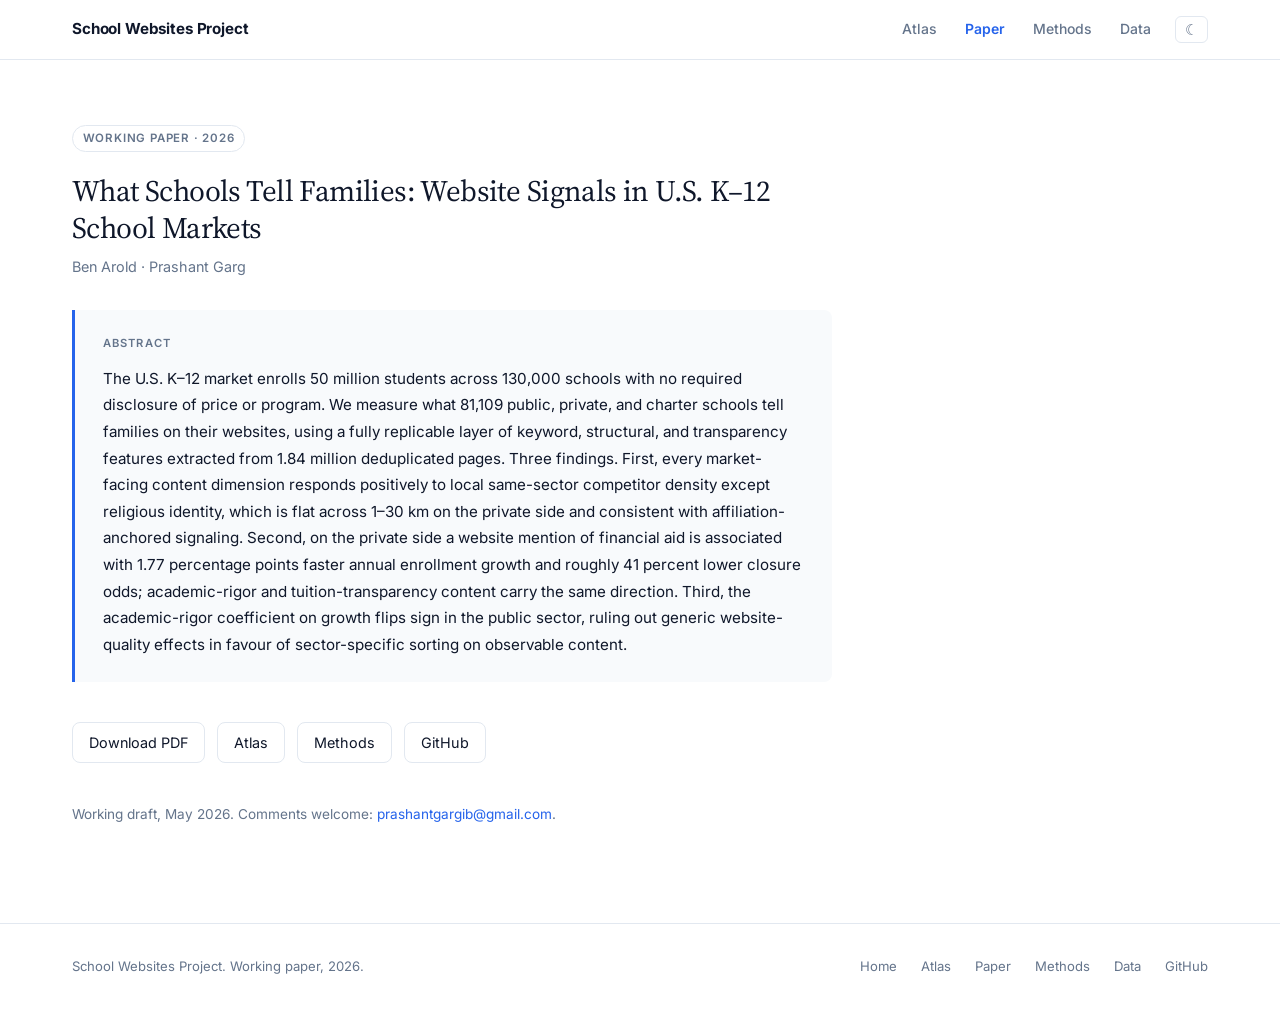
<file: paper.html>
<!DOCTYPE html>
<html lang="en" data-theme="light">
<head>
  <meta charset="UTF-8" />
  <meta name="viewport" content="width=device-width, initial-scale=1.0" />
  <title>Paper &mdash; School Websites Project</title>
  <meta name="description" content="Working paper: what U.S. K-12 schools tell families on their websites, and what it predicts." />
  <link rel="stylesheet" href="css/style.css" />
  <script src="js/main.js" defer></script>
  <style>
    .page-wrap { max-width: 760px; padding: 4rem 0 6rem; }
    .page-wrap h1 {
      font-family: var(--font-serif);
      font-weight: 400;
      font-size: 1.85rem;
      letter-spacing: -0.02em;
      line-height: 1.25;
      margin-bottom: 0.6rem;
    }
    .authors {
      font-size: 0.9rem;
      color: var(--text-muted);
      margin-bottom: 2rem;
    }
    .status-pill {
      display: inline-block;
      font-size: 0.72rem;
      font-weight: 600;
      letter-spacing: 0.07em;
      text-transform: uppercase;
      color: var(--text-muted);
      border: 1px solid var(--border);
      padding: 0.2rem 0.6rem;
      border-radius: 100px;
      margin-bottom: 1.25rem;
    }
    .abstract {
      font-size: 0.95rem;
      line-height: 1.75;
      color: var(--text);
      margin-bottom: 2.5rem;
      padding: 1.5rem 1.75rem;
      border-left: 3px solid var(--primary-light);
      background: var(--bg-secondary);
      border-radius: 0 var(--radius) var(--radius) 0;
    }
    .abstract .abstract-label {
      font-size: 0.7rem;
      letter-spacing: 0.1em;
      text-transform: uppercase;
      color: var(--text-muted);
      font-weight: 600;
      margin-bottom: 0.75rem;
    }
    .actions {
      display: flex;
      gap: 0.75rem;
      flex-wrap: wrap;
      margin-bottom: 2.5rem;
    }
    .actions a {
      font-size: 0.9rem;
      padding: 0.5rem 1rem;
      border: 1px solid var(--border);
      border-radius: var(--radius);
      color: var(--text);
      transition: border-color var(--transition), color var(--transition);
    }
    .actions a:hover { border-color: var(--primary-light); color: var(--primary-light); }
    .actions a.disabled { color: var(--text-light); cursor: not-allowed; }
  </style>
</head>
<body>

<nav>
  <div class="nav-inner">
    <div class="nav-brand">
      <a href="index.html">School Websites Project</a>
    </div>
    <div class="nav-links">
      <a href="atlas.html">Atlas</a>
      <a href="paper.html" class="active">Paper</a>
      <a href="methods.html">Methods</a>
      <a href="data.html">Data</a>
      <button id="theme-toggle" title="Toggle theme">&#x263E;</button>
    </div>
  </div>
</nav>

<div class="container">
  <div class="page-wrap">
    <div class="status-pill">Working paper &middot; 2026</div>
    <h1>What Schools Tell Families: Website Signals in U.S.&nbsp;K&ndash;12 School Markets</h1>
    <p class="authors">Ben Arold &middot; Prashant Garg</p>

    <div class="abstract">
      <div class="abstract-label">Abstract</div>
      <p>
        The U.S.&nbsp;K&ndash;12 market enrolls 50 million students across
        130,000 schools with no required disclosure of price or program.
        We measure what 81,109 public, private, and charter schools tell
        families on their websites, using a fully replicable layer of
        keyword, structural, and transparency features extracted from
        1.84 million deduplicated pages. Three findings. First, every
        market-facing content dimension responds positively to local
        same-sector competitor density except religious identity, which is
        flat across 1&ndash;30&nbsp;km on the private side and consistent
        with affiliation-anchored signaling. Second, on the private side a
        website mention of financial aid is associated with 1.77 percentage
        points faster annual enrollment growth and roughly 41 percent
        lower closure odds; academic-rigor and tuition-transparency
        content carry the same direction. Third, the academic-rigor
        coefficient on growth flips sign in the public sector, ruling out
        generic website-quality effects in favour of sector-specific
        sorting on observable content.
      </p>
    </div>

    <div class="actions">
      <a href="paper.pdf" target="_blank" rel="noopener">Download PDF</a>
      <a href="atlas.html">Atlas</a>
      <a href="methods.html">Methods</a>
      <a href="https://github.com/prashgarg/school_websites" target="_blank" rel="noopener">GitHub</a>
    </div>

    <p style="font-size: 0.85rem; color: var(--text-muted); line-height: 1.7;">
      Working draft, May 2026. Comments welcome:
      <a href="mailto:prashantgargib@gmail.com">prashantgargib@gmail.com</a>.
    </p>
  </div>
</div>

<footer>
  <div class="footer-inner">
    <span class="footer-copy">School Websites Project. Working paper, 2026.</span>
    <div class="footer-links">
      <a href="index.html">Home</a>
      <a href="atlas.html">Atlas</a>
      <a href="paper.html">Paper</a>
      <a href="methods.html">Methods</a>
      <a href="data.html">Data</a>
      <a href="https://github.com/prashgarg/school_websites" target="_blank" rel="noopener">GitHub</a>
    </div>
  </div>
</footer>

</body>
</html>
</file>
<file: css/style.css>
/* ──────────────────────────────────────────────────────────────
   School Websites Project — Main Stylesheet
   ────────────────────────────────────────────────────────────── */

@import url('https://fonts.googleapis.com/css2?family=Inter:wght@300;400;500;600;700&family=Source+Serif+4:ital,opsz,wght@0,8..60,400;0,8..60,600;1,8..60,400&display=swap');

/* ── Variables ──────────────────────────────────────────────── */
:root {
  --primary:        #1e3a5f;
  --primary-light:  #2563eb;
  --primary-hover:  #1d4ed8;
  --accent:         #f59e0b;
  --success:        #10b981;

  --bg:             #ffffff;
  --bg-secondary:   #f8fafc;
  --bg-card:        #ffffff;
  --bg-hover:       #f1f5f9;

  --text:           #0f172a;
  --text-muted:     #64748b;
  --text-light:     #94a3b8;

  --border:         #e2e8f0;
  --border-strong:  #cbd5e1;

  --shadow-sm:  0 1px 2px 0 rgb(0 0 0 / 0.05);
  --shadow:     0 1px 3px 0 rgb(0 0 0 / 0.1), 0 1px 2px -1px rgb(0 0 0 / 0.1);
  --shadow-md:  0 4px 6px -1px rgb(0 0 0 / 0.1), 0 2px 4px -2px rgb(0 0 0 / 0.1);
  --shadow-lg:  0 10px 15px -3px rgb(0 0 0 / 0.1), 0 4px 6px -4px rgb(0 0 0 / 0.1);

  --nav-height: 60px;
  --max-width:  1200px;
  --radius:     8px;
  --radius-lg:  12px;
  --transition: 0.18s ease;

  --font-sans:  'Inter', -apple-system, BlinkMacSystemFont, 'Segoe UI', sans-serif;
  --font-serif: 'Source Serif 4', Georgia, 'Times New Roman', serif;
}

[data-theme="dark"] {
  --bg:            #0f172a;
  --bg-secondary:  #1e293b;
  --bg-card:       #1e293b;
  --bg-hover:      #334155;
  --text:          #f1f5f9;
  --text-muted:    #94a3b8;
  --text-light:    #64748b;
  --border:        #334155;
  --border-strong: #475569;
  --shadow-sm:  0 1px 2px 0 rgb(0 0 0 / 0.3);
  --shadow:     0 1px 3px 0 rgb(0 0 0 / 0.4);
}

/* ── Reset ──────────────────────────────────────────────────── */
*, *::before, *::after { box-sizing: border-box; margin: 0; padding: 0; }
html { scroll-behavior: smooth; -webkit-text-size-adjust: 100%; }
body {
  font-family: var(--font-sans);
  font-size: 16px;
  line-height: 1.6;
  color: var(--text);
  background: var(--bg);
  transition: background var(--transition), color var(--transition);
  min-height: 100vh;
}
a { color: var(--primary-light); text-decoration: none; transition: color var(--transition); }
a:hover { color: var(--primary-hover); text-decoration: underline; }
img, svg { max-width: 100%; height: auto; display: block; }
button { font-family: inherit; }
ul, ol { list-style: none; }
h1, h2, h3, h4, h5 { line-height: 1.25; letter-spacing: -0.02em; }

/* ── Navigation ─────────────────────────────────────────────── */
nav {
  position: sticky; top: 0; z-index: 200;
  height: var(--nav-height);
  background: var(--bg);
  border-bottom: 1px solid var(--border);
  backdrop-filter: blur(12px);
  -webkit-backdrop-filter: blur(12px);
}
.nav-inner {
  max-width: var(--max-width);
  margin: 0 auto;
  padding: 0 2rem;
  height: 100%;
  display: flex;
  align-items: center;
  justify-content: space-between;
}
.nav-brand {
  display: flex;
  align-items: center;
  gap: 0.625rem;
}
.nav-brand .brand-icon {
  width: 28px; height: 28px;
  background: var(--primary-light);
  border-radius: 6px;
  display: flex; align-items: center; justify-content: center;
  color: white; font-weight: 700; font-size: 0.75rem;
  flex-shrink: 0;
}
.nav-brand a {
  font-weight: 700;
  font-size: 0.95rem;
  color: var(--text);
  text-decoration: none;
  letter-spacing: -0.01em;
}
.nav-links {
  display: flex;
  align-items: center;
  gap: 0.25rem;
}
.nav-links a {
  font-size: 0.875rem;
  font-weight: 500;
  color: var(--text-muted);
  padding: 0.375rem 0.75rem;
  border-radius: 6px;
  transition: all var(--transition);
  text-decoration: none;
}
.nav-links a:hover { color: var(--text); background: var(--bg-hover); }
.nav-links a.active { color: var(--primary-light); font-weight: 600; }
.nav-links .badge {
  font-size: 0.65rem; font-weight: 600; text-transform: uppercase;
  background: var(--bg-secondary); color: var(--text-muted);
  border: 1px solid var(--border); border-radius: 4px;
  padding: 1px 5px; margin-left: 4px; vertical-align: middle;
}
#theme-toggle {
  background: none;
  border: 1px solid var(--border);
  border-radius: 6px;
  cursor: pointer;
  padding: 5px 9px;
  font-size: 0.95rem;
  color: var(--text-muted);
  margin-left: 0.5rem;
  transition: all var(--transition);
  line-height: 1;
}
#theme-toggle:hover {
  border-color: var(--primary-light);
  color: var(--primary-light);
  background: var(--bg-secondary);
}

/* ── Layout ─────────────────────────────────────────────────── */
.container { max-width: var(--max-width); margin: 0 auto; padding: 0 2rem; }
main { padding-bottom: 5rem; }
.wide { max-width: 100%; }

/* ── Hero ───────────────────────────────────────────────────── */
.hero {
  padding: 5rem 0 4rem;
  text-align: center;
}
.hero-eyebrow {
  display: inline-flex;
  align-items: center;
  gap: 0.5rem;
  font-size: 0.8rem;
  font-weight: 600;
  text-transform: uppercase;
  letter-spacing: 0.1em;
  color: var(--primary-light);
  background: color-mix(in srgb, var(--primary-light) 10%, transparent);
  border: 1px solid color-mix(in srgb, var(--primary-light) 25%, transparent);
  border-radius: 100px;
  padding: 0.35rem 0.875rem;
  margin-bottom: 1.5rem;
}
.hero h1 {
  font-size: clamp(1.75rem, 4vw, 3rem);
  font-weight: 700;
  letter-spacing: -0.03em;
  line-height: 1.15;
  max-width: 820px;
  margin: 0 auto 1.25rem;
}
.hero h1 em {
  font-style: normal;
  color: var(--primary-light);
}
.hero .lead {
  font-size: 1.1rem;
  color: var(--text-muted);
  max-width: 620px;
  margin: 0 auto 3rem;
  line-height: 1.7;
}
.hero-stats {
  display: flex;
  justify-content: center;
  gap: 3.5rem;
  flex-wrap: wrap;
  margin-bottom: 3rem;
  padding: 2rem;
  background: var(--bg-secondary);
  border-radius: var(--radius-lg);
  border: 1px solid var(--border);
  max-width: 700px;
  margin-left: auto;
  margin-right: auto;
}
.stat-item { text-align: center; }
.stat-num {
  font-size: 2rem;
  font-weight: 700;
  color: var(--primary-light);
  display: block;
  line-height: 1;
  letter-spacing: -0.03em;
}
.stat-label {
  font-size: 0.75rem;
  color: var(--text-muted);
  text-transform: uppercase;
  letter-spacing: 0.08em;
  margin-top: 0.375rem;
  display: block;
}
.hero-actions {
  display: flex;
  gap: 0.875rem;
  justify-content: center;
  flex-wrap: wrap;
}

/* ── Buttons ────────────────────────────────────────────────── */
.btn {
  display: inline-flex;
  align-items: center;
  gap: 0.5rem;
  padding: 0.7rem 1.5rem;
  border-radius: var(--radius);
  font-size: 0.9rem;
  font-weight: 600;
  cursor: pointer;
  border: none;
  transition: all var(--transition);
  text-decoration: none;
  white-space: nowrap;
}
.btn:hover { text-decoration: none; }
.btn-primary {
  background: var(--primary-light);
  color: #fff;
}
.btn-primary:hover {
  background: var(--primary-hover);
  color: #fff;
  transform: translateY(-1px);
  box-shadow: var(--shadow-md);
}
.btn-secondary {
  background: var(--bg-card);
  color: var(--text);
  border: 1px solid var(--border);
}
.btn-secondary:hover {
  border-color: var(--primary-light);
  color: var(--primary-light);
  transform: translateY(-1px);
}

/* ── Cards ──────────────────────────────────────────────────── */
.card {
  background: var(--bg-card);
  border: 1px solid var(--border);
  border-radius: var(--radius-lg);
  padding: 1.5rem;
  box-shadow: var(--shadow-sm);
}
.card-grid {
  display: grid;
  gap: 1.25rem;
  grid-template-columns: repeat(auto-fill, minmax(280px, 1fr));
}
.finding-card {
  border-top: 3px solid var(--primary-light);
  transition: box-shadow var(--transition), transform var(--transition);
}
.finding-card:hover {
  box-shadow: var(--shadow-md);
  transform: translateY(-2px);
}
.finding-card .fc-topic {
  font-size: 0.7rem;
  text-transform: uppercase;
  letter-spacing: 0.08em;
  color: var(--primary-light);
  font-weight: 600;
  margin-bottom: 0.5rem;
}
.finding-card .fc-stat {
  font-size: 1.75rem;
  font-weight: 700;
  color: var(--text);
  letter-spacing: -0.02em;
  line-height: 1;
  margin-bottom: 0.5rem;
}
.finding-card h3 {
  font-size: 0.9rem;
  font-weight: 600;
  margin-bottom: 0.5rem;
}
.finding-card p {
  font-size: 0.85rem;
  color: var(--text-muted);
  line-height: 1.55;
}

/* ── Sections ───────────────────────────────────────────────── */
.section { padding: 3.5rem 0; }
.section + .section { border-top: 1px solid var(--border); }
.section-label {
  font-size: 0.75rem;
  text-transform: uppercase;
  letter-spacing: 0.1em;
  font-weight: 600;
  color: var(--text-muted);
  margin-bottom: 0.75rem;
}
.section h2 {
  font-size: 1.625rem;
  font-weight: 700;
  letter-spacing: -0.025em;
  margin-bottom: 0.75rem;
}
.section .section-lead {
  font-size: 1rem;
  color: var(--text-muted);
  max-width: 680px;
  line-height: 1.65;
  margin-bottom: 2rem;
}

/* ── Topic Chips ────────────────────────────────────────────── */
.topic-chips {
  display: flex;
  gap: 0.5rem;
  flex-wrap: wrap;
  margin-bottom: 1.5rem;
}
.chip {
  padding: 0.3rem 0.875rem;
  border-radius: 100px;
  font-size: 0.8rem;
  font-weight: 500;
  background: var(--bg-secondary);
  border: 1.5px solid var(--border);
  color: var(--text-muted);
  cursor: pointer;
  transition: all var(--transition);
  white-space: nowrap;
}
.chip:hover:not(.active) {
  border-color: var(--primary-light);
  color: var(--primary-light);
  background: color-mix(in srgb, var(--primary-light) 6%, var(--bg));
}
.chip.active {
  background: var(--primary-light);
  color: #fff;
  border-color: var(--primary-light);
}

/* ── Explorer Layout ────────────────────────────────────────── */
.explorer-layout {
  display: grid;
  grid-template-columns: 260px 1fr;
  gap: 1.5rem;
  align-items: start;
}
@media (max-width: 860px) {
  .explorer-layout { grid-template-columns: 1fr; }
}
.explorer-sidebar .card { position: sticky; top: calc(var(--nav-height) + 1rem); }
.sidebar-section { margin-bottom: 1.5rem; }
.sidebar-section:last-child { margin-bottom: 0; }
.sidebar-label {
  font-size: 0.7rem;
  text-transform: uppercase;
  letter-spacing: 0.09em;
  font-weight: 600;
  color: var(--text-muted);
  margin-bottom: 0.625rem;
}
.topic-select-list li {
  padding: 0.45rem 0.75rem;
  border-radius: 6px;
  cursor: pointer;
  font-size: 0.875rem;
  font-weight: 500;
  transition: all var(--transition);
  color: var(--text-muted);
  display: flex;
  align-items: center;
  gap: 0.5rem;
}
.topic-select-list li .dot {
  width: 8px; height: 8px; border-radius: 50%; flex-shrink: 0;
}
.topic-select-list li:hover { background: var(--bg-hover); color: var(--text); }
.topic-select-list li.active { background: var(--bg-secondary); color: var(--primary-light); font-weight: 600; }
.map-panel .card { padding: 1rem; }
.map-container { width: 100%; height: 440px; }
.chart-row { display: grid; grid-template-columns: 1fr 1fr; gap: 1rem; margin-top: 1rem; }
@media (max-width: 700px) { .chart-row { grid-template-columns: 1fr; } }
.chart-container { height: 320px; }
.map-note {
  font-size: 0.78rem;
  color: var(--text-light);
  margin-top: 0.5rem;
  text-align: center;
}

/* ── State table ────────────────────────────────────────────── */
.data-table {
  width: 100%;
  border-collapse: collapse;
  font-size: 0.875rem;
}
.data-table thead th {
  text-align: left;
  font-weight: 600;
  font-size: 0.7rem;
  text-transform: uppercase;
  letter-spacing: 0.06em;
  color: var(--text-muted);
  padding: 0.625rem 0.875rem;
  border-bottom: 2px solid var(--border);
  white-space: nowrap;
}
.data-table tbody td {
  padding: 0.625rem 0.875rem;
  border-bottom: 1px solid var(--border);
  vertical-align: middle;
}
.data-table tbody tr:hover td { background: var(--bg-hover); }
.data-table .score-bar {
  display: flex;
  align-items: center;
  gap: 0.5rem;
}
.data-table .bar-bg {
  flex: 1;
  height: 6px;
  background: var(--border);
  border-radius: 3px;
  overflow: hidden;
}
.data-table .bar-fill {
  height: 100%;
  background: var(--primary-light);
  border-radius: 3px;
  transition: width 0.4s ease;
}
.data-table .score-val {
  font-size: 0.8rem;
  color: var(--text-muted);
  width: 36px;
  text-align: right;
  flex-shrink: 0;
}

/* ── Methods ────────────────────────────────────────────────── */
.methods-grid {
  display: grid;
  grid-template-columns: repeat(auto-fill, minmax(320px, 1fr));
  gap: 1.25rem;
  margin-top: 1.5rem;
}
.method-step {
  display: flex;
  gap: 1rem;
}
.step-num {
  width: 32px; height: 32px;
  background: var(--primary-light);
  color: white; font-weight: 700; font-size: 0.85rem;
  border-radius: 50%; display: flex; align-items: center; justify-content: center;
  flex-shrink: 0; margin-top: 2px;
}
.step-content h4 { font-size: 0.95rem; font-weight: 600; margin-bottom: 0.35rem; }
.step-content p { font-size: 0.875rem; color: var(--text-muted); line-height: 1.55; }
.topic-grid {
  display: grid;
  grid-template-columns: repeat(auto-fill, minmax(220px, 1fr));
  gap: 0.75rem;
  margin-top: 1rem;
}
.topic-card {
  background: var(--bg-secondary);
  border: 1px solid var(--border);
  border-radius: var(--radius);
  padding: 1rem;
}
.topic-card .t-name { font-size: 0.875rem; font-weight: 600; margin-bottom: 0.25rem; }
.topic-card .t-desc { font-size: 0.8rem; color: var(--text-muted); }
.topic-card .t-color-dot {
  width: 10px; height: 10px; border-radius: 50%;
  display: inline-block; margin-right: 0.35rem; vertical-align: middle;
}
.prose { max-width: 720px; }
.prose p { margin-bottom: 1.25rem; color: var(--text-muted); line-height: 1.75; }
.prose p:last-child { margin-bottom: 0; }
.prose strong { color: var(--text); }
.prose h3 { font-size: 1.1rem; font-weight: 600; margin-bottom: 0.75rem; margin-top: 2rem; }
.prose ul { list-style: disc; padding-left: 1.5rem; color: var(--text-muted); }
.prose ul li { margin-bottom: 0.5rem; line-height: 1.6; }
.info-box {
  background: color-mix(in srgb, var(--primary-light) 8%, var(--bg));
  border: 1px solid color-mix(in srgb, var(--primary-light) 20%, transparent);
  border-radius: var(--radius);
  padding: 1.25rem 1.5rem;
  margin: 1.5rem 0;
}
.info-box p { font-size: 0.9rem; color: var(--text-muted); margin: 0; line-height: 1.6; }
.info-box strong { color: var(--primary-light); }

/* ── Coming Soon ────────────────────────────────────────────── */
.coming-soon {
  display: flex;
  flex-direction: column;
  align-items: center;
  justify-content: center;
  min-height: 55vh;
  text-align: center;
  gap: 1.25rem;
  padding: 3rem 1rem;
}
.coming-soon .cs-icon { font-size: 3.5rem; line-height: 1; }
.coming-soon h2 { font-size: 1.75rem; font-weight: 700; margin: 0; }
.coming-soon .cs-lead { color: var(--text-muted); max-width: 400px; font-size: 0.95rem; line-height: 1.65; }
.coming-soon .cs-notify { display: flex; gap: 0.75rem; flex-wrap: wrap; justify-content: center; margin-top: 0.5rem; }

/* ── Footer ─────────────────────────────────────────────────── */
footer {
  border-top: 1px solid var(--border);
  padding: 2rem 0;
}
.footer-inner {
  max-width: var(--max-width);
  margin: 0 auto;
  padding: 0 2rem;
  display: flex;
  justify-content: space-between;
  align-items: center;
  flex-wrap: wrap;
  gap: 1rem;
}
.footer-copy {
  font-size: 0.82rem;
  color: var(--text-muted);
}
.footer-links {
  display: flex;
  gap: 1.5rem;
  flex-wrap: wrap;
}
.footer-links a {
  font-size: 0.82rem;
  color: var(--text-muted);
  text-decoration: none;
}
.footer-links a:hover { color: var(--text); }

/* ── Dividers & Utils ───────────────────────────────────────── */
hr.divider { border: none; border-top: 1px solid var(--border); margin: 3rem 0; }
.text-muted { color: var(--text-muted); }
.text-small { font-size: 0.875rem; }
.mt-1 { margin-top: 0.5rem; }
.mt-2 { margin-top: 1rem; }
.mt-3 { margin-top: 1.5rem; }

/* ── Responsive ─────────────────────────────────────────────── */
@media (max-width: 768px) {
  .container { padding: 0 1rem; }
  .hero { padding: 3rem 0 2.5rem; }
  .hero-stats { gap: 2rem; padding: 1.5rem; }
  .stat-num { font-size: 1.6rem; }
  .nav-inner { padding: 0 1rem; }
  .card-grid { grid-template-columns: 1fr; }
  .section { padding: 2.5rem 0; }
}
@media (max-width: 520px) {
  .nav-links a:not(.active):not([id]) { display: none; }
  .hero h1 { font-size: 1.5rem; }
  .hero-stats { flex-direction: column; gap: 1.25rem; }
}
</file>
